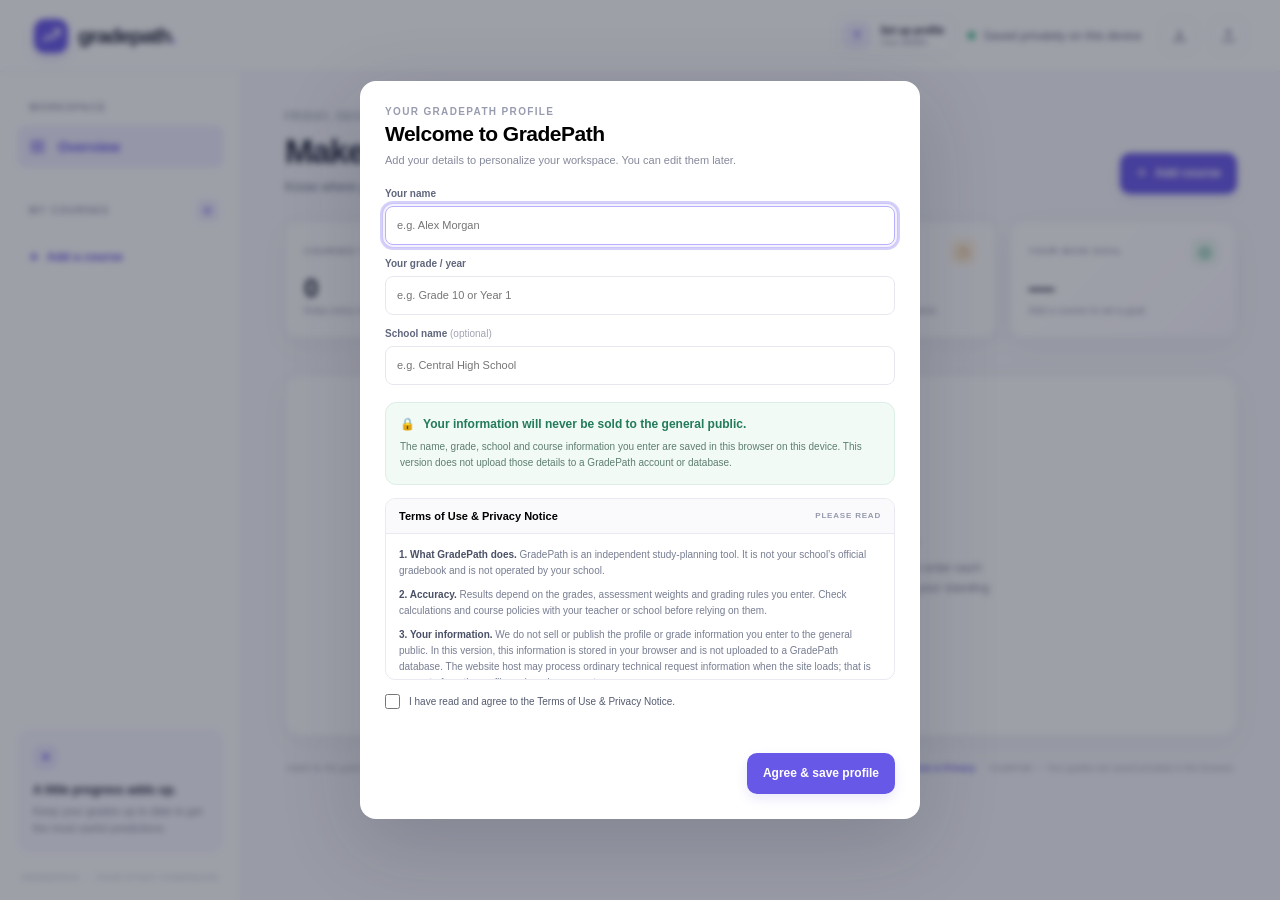
<file: index.html>
<!doctype html>
<html lang="en">
<head>
  <meta charset="utf-8">
  <meta name="viewport" content="width=device-width, initial-scale=1">
  <meta name="theme-color" content="#f6f7fb">
  <meta name="description" content="GradePath helps students track course grades, calculate the scores they need, and plan for their target grade.">
  <title>GradePath — Know what you need</title>
  <link rel="icon" href="favicon.svg" type="image/svg+xml">
  <link rel="stylesheet" href="styles.css">
  <script src="app.js" defer></script>
  <script async src="https://pagead2.googlesyndication.com/pagead/js/adsbygoogle.js?client=ca-pub-8483137242776784"
     crossorigin="anonymous"></script>
</head>
<body>
  <div class="app-shell">
    <header class="topbar">
      <a class="brand" href="#home" aria-label="GradePath home">
        <span class="brand-mark" aria-hidden="true">
          <svg viewBox="0 0 36 36" fill="none"><path d="M7 25.5 14.2 18l5.1 4.5L29 10" stroke="currentColor" stroke-width="3.2" stroke-linecap="round" stroke-linejoin="round"/><path d="M22.5 10H29v6.5" stroke="currentColor" stroke-width="3.2" stroke-linecap="round" stroke-linejoin="round"/></svg>
        </span>
        <span>gradepath<span class="brand-period">.</span></span>
      </a>
      <div class="topbar-right">
        <button class="profile-chip" id="profileBtn" type="button" aria-label="View or edit your profile" title="View or edit your profile">
          <span class="profile-avatar" id="profileAvatar">?</span>
          <span class="profile-chip-copy"><strong id="profileNameText">Set up profile</strong><small id="profileMetaText">Your details</small></span>
        </button>
        <span class="local-save" id="saveStatus" aria-live="polite" title="Your profile and courses are saved privately in this browser. Other visitors using their own browser have separate data."><span class="save-dot"></span><span id="saveStatusText">Auto-saved privately</span></span>
        <button class="icon-button" id="exportBtn" type="button" title="Export your data" aria-label="Export your data">
          <svg viewBox="0 0 24 24" aria-hidden="true"><path d="M12 3v12m0 0 4-4m-4 4-4-4M4 17v3h16v-3"/></svg>
        </button>
        <label class="icon-button" for="importFile" title="Import a backup" aria-label="Import a backup">
          <svg viewBox="0 0 24 24" aria-hidden="true"><path d="M12 16V4m0 0L8 8m4-4 4 4M4 17v3h16v-3"/></svg>
          <input id="importFile" type="file" accept="application/json,.json" hidden>
        </label>
      </div>
    </header>

    <div class="layout">
      <aside class="sidebar" aria-label="Main navigation">
        <div class="sidebar-label">WORKSPACE</div>
        <button class="nav-item active" id="overviewNav" type="button">
          <svg viewBox="0 0 24 24" aria-hidden="true"><rect x="3.5" y="3.5" width="7" height="7" rx="1.5"/><rect x="13.5" y="3.5" width="7" height="7" rx="1.5"/><rect x="3.5" y="13.5" width="7" height="7" rx="1.5"/><rect x="13.5" y="13.5" width="7" height="7" rx="1.5"/></svg>
          Overview
        </button>
        <div class="sidebar-heading-row">
          <span class="sidebar-label">MY COURSES</span>
          <button class="tiny-icon-button" id="sidebarAddBtn" type="button" aria-label="Add course" title="Add course">+</button>
        </div>
        <nav class="course-nav" id="courseList" aria-label="Courses"></nav>
        <button class="add-course-link" id="addCourseLink" type="button"><span>+</span> Add a course</button>
        <div class="sidebar-spacer"></div>
        <div class="sidebar-tip">
          <div class="tip-icon">✦</div>
          <strong>A little progress adds up.</strong>
          <p>Keep your grades up to date to get the most useful predictions.</p>
        </div>
        <div class="sidebar-footer">GRADEPATH <span>·</span> YOUR STUDY COMPANION</div>
      </aside>

      <main class="main-content" id="mainContent">
        <section class="welcome-row">
          <div>
            <div class="eyebrow" id="currentDate">YOUR ACADEMIC OVERVIEW</div>
            <h1>Make your next grade <span class="heading-accent">a plan.</span></h1>
            <p class="welcome-copy">Know where you stand, see what you need, and take the guesswork out of your goals.</p>
          </div>
          <button class="primary-button" id="addCourseMainBtn" type="button"><span class="button-plus">+</span> Add course</button>
        </section>


        <section class="stats-grid" id="statsGrid" aria-label="Grade overview">
          <article class="stat-card">
            <div class="stat-top"><span class="stat-label">COURSES TRACKED</span><span class="stat-icon purple">▤</span></div>
            <div class="stat-value" id="statCourses">1</div>
            <div class="stat-note">Keep every class in one place</div>
          </article>
          <article class="stat-card">
            <div class="stat-top"><span class="stat-label">CURRENT AVERAGE</span><span class="stat-icon blue">↗</span></div>
            <div class="stat-value" id="statAverage">87.3<span class="stat-unit">%</span></div>
            <div class="stat-note">Across courses with graded work</div>
          </article>
          <article class="stat-card">
            <div class="stat-top"><span class="stat-label">ASSESSMENTS LEFT</span><span class="stat-icon amber">◷</span></div>
            <div class="stat-value" id="statRemaining">4</div>
            <div class="stat-note">Upcoming tests, tasks and exams</div>
          </article>
          <article class="stat-card stat-card-highlight">
            <div class="stat-top"><span class="stat-label">YOUR MAIN GOAL</span><span class="stat-icon green">◎</span></div>
            <div class="stat-value" id="statGoal">90<span class="stat-unit">%</span></div>
            <div class="stat-note" id="statGoalNote">One step at a time</div>
          </article>
        </section>

        <section class="course-section" id="courseSection">
          <div class="section-heading">
            <div>
              <div class="eyebrow">YOUR CLASSES</div>
              <h2>Course planner</h2>
            </div>
            <div class="section-actions">
              <button class="secondary-button" id="printBtn" type="button"><svg viewBox="0 0 24 24" aria-hidden="true"><path d="M7 8V3h10v5M7 17H5a2 2 0 0 1-2-2v-4a2 2 0 0 1 2-2h14a2 2 0 0 1 2 2v4a2 2 0 0 1-2 2h-2M7 14h10v7H7z"/></svg> Print summary</button>
              <button class="primary-button small-primary" id="addAssessmentBtn" type="button"><span class="button-plus">+</span> Add assessment</button>
            </div>
          </div>

          <div class="course-layout" id="courseLayout">
            <div class="course-main-column">
              <article class="course-card" id="selectedCourseCard">
                <div class="course-card-header">
                  <div class="course-title-wrap">
                    <span class="course-color-dot" id="selectedCourseDot"></span>
                    <div>
                      <div class="course-title-line"><h3 id="selectedCourseName">Biology 101</h3><span class="course-term" id="selectedCourseTerm">CURRENT COURSE</span></div>
                      <p id="selectedCourseSub">Your progress at a glance</p>
                    </div>
                  </div>
                  <div class="course-menu-wrap">
                    <button class="text-button" id="editCourseBtn" type="button">Edit course</button>
                    <button class="delete-course-button" id="deleteCourseBtn" type="button">Delete course</button>
                  </div>
                </div>
                <div class="course-metrics">
                  <div class="metric-block">
                    <span class="metric-label">CURRENT GRADE</span>
                    <strong class="metric-number" id="currentGrade">87.3<span>%</span></strong>
                    <span class="metric-foot" id="gradedWeightText">Based on 45% of course weight</span>
                  </div>
                  <div class="metric-divider"></div>
                  <div class="metric-block progress-metric">
                    <div class="metric-inline"><span class="metric-label">COURSE GRADED</span><strong id="courseProgressText">45%</strong></div>
                    <div class="progress-track"><div class="progress-fill" id="courseProgressBar" style="width:45%"></div></div>
                    <span class="metric-foot" id="weightPlanText">100% of course weight planned</span>
                  </div>
                  <div class="metric-divider"></div>
                  <div class="metric-block target-metric">
                    <span class="metric-label">YOUR TARGET</span>
                    <strong class="metric-number target-number" id="courseTargetDisplay">90<span>%</span></strong>
                    <span class="metric-foot" id="targetStatusText">You're working toward it</span>
                  </div>
                </div>
              </article>

              <article class="assessment-card">
                <div class="assessment-heading">
                  <div><h3>Assessments</h3><p>Every test, quiz, assignment and project in this course.</p></div>
                  <span class="item-count" id="assessmentCount">7 ITEMS</span>
                </div>
                <div class="table-wrap" id="assessmentTableWrap">
                  <table class="assessment-table">
                    <thead><tr><th>ASSESSMENT</th><th>TYPE</th><th>WEIGHT</th><th>GRADE</th><th>STATUS</th><th><span class="sr-only">Actions</span></th></tr></thead>
                    <tbody id="assessmentRows"></tbody>
                  </table>
                </div>
                <div class="table-footer">
                  <span id="weightFooterText">100% of course weight assigned</span>
                  <button class="subtle-link" id="addAssessmentBottomBtn" type="button">+ Add another assessment</button>
                </div>
              </article>
            </div>

            <aside class="planner-column">
              <article class="planner-card goal-card">
                <div class="planner-card-heading"><div class="planner-icon goal-icon">◎</div><div><h3>Grade goal</h3><p>Choose the final grade you're aiming for.</p></div></div>
                <div class="goal-number-row"><label for="goalInput">My target</label><div class="goal-input-wrap"><input id="goalInput" type="number" min="0" max="100" step="0.5" value="90" aria-label="Target final grade"><span>%</span></div></div>
                <input class="range-input goal-range" id="goalRange" type="range" min="50" max="100" step="1" value="90" aria-label="Target grade slider">
                <div class="range-labels"><span>50%</span><span>100%</span></div>
                <div class="required-box" id="requiredBox">
                  <div class="required-label">AVERAGE NEEDED ON REMAINING WORK</div>
                  <div class="required-number" id="requiredAverage">92.2<span>%</span></div>
                  <p id="requiredMessage">That's the average you'll need across all remaining course work.</p>
                </div>
              </article>

              <article class="planner-card whatif-card">
                <div class="planner-card-heading"><div class="planner-icon whatif-icon">✳</div><div><h3>What if?</h3><p>Try a score and see how your final grade changes.</p></div></div>
                <div class="whatif-control"><div class="range-caption"><label for="whatIfRange">Average on remaining work</label><strong id="whatIfValue">90%</strong></div><input class="range-input" id="whatIfRange" type="range" min="0" max="100" step="1" value="90"></div>
                <div class="projection-row"><span>Projected final grade</span><strong id="projectedGrade">89.0%</strong></div>
                <div class="projection-track"><div id="projectionBar" style="width:89%"></div><span class="projection-goal-marker" id="projectionGoalMarker" style="left:90%"></span></div>
                <p class="projection-note" id="projectionNote">A 90% average on remaining work puts you close to your goal.</p>
              </article>

              <article class="planner-card next-card">
                <div class="planner-card-heading"><div class="planner-icon next-icon">↗</div><div><h3>Plan your next score</h3><p>Find the score you need on one assessment.</p></div></div>
                <label class="field-label" for="nextAssessmentSelect">Choose an upcoming assessment</label>
                <select id="nextAssessmentSelect" class="select-control"><option value="">No upcoming assessments</option></select>
                <div class="whatif-control next-assumption"><div class="range-caption"><label for="otherAverageRange">Expected average on everything else</label><strong id="otherAverageValue">90%</strong></div><input class="range-input" id="otherAverageRange" type="range" min="0" max="100" step="1" value="90"></div>
                <div class="next-result" id="nextResult"><span>Score needed on this assessment</span><strong id="nextNeededScore">—</strong></div>
                <p class="small-note" id="nextResultNote">Choose an upcoming assessment to calculate a target score.</p>
              </article>
            </aside>
          </div>
        </section>

        <section class="empty-state" id="emptyState" hidden>
          <div class="empty-illustration"><div class="empty-paper"><span></span><span></span><span></span><i>✓</i></div></div>
          <h2>Start with your own courses.</h2>
          <p>Your workspace is empty until you add your classes. Add a course, then enter each test, quiz, assignment or project and its weight. GradePath will calculate your standing and the scores you need to reach your goal.</p>
          <button class="primary-button" id="emptyAddCourseBtn" type="button"><span class="button-plus">+</span> Add your first course</button>
        </section>
        <footer class="main-footer"><span>Made for the goals you're working toward.</span><span class="footer-right"> <button class="footer-link" id="openTermsBtn" type="button">Terms of Use &amp; Privacy</button><span>GradePath <b>·</b> Your grades are saved privately in this browser.</span></span></footer>
      </main>
    </div>
  </div>

  <dialog class="modal profile-modal" id="profileDialog" aria-labelledby="profileDialogTitle">
    <form id="profileForm" method="dialog" novalidate>
      <div class="modal-header">
        <div><div class="eyebrow">YOUR GRADEPATH PROFILE</div><h2 id="profileDialogTitle">Welcome to GradePath</h2><p class="modal-intro">Add your details to personalize your workspace. You can edit them later.</p></div>
        <button class="modal-close" id="profileCloseBtn" type="button" data-close="profileDialog" aria-label="Close profile" hidden>×</button>
      </div>
      <label class="field-label" for="profileNameInput">Your name</label>
      <input class="text-input" id="profileNameInput" maxlength="60" autocomplete="name" placeholder="e.g. Alex Morgan" required>
      <label class="field-label" for="profileGradeInput">Your grade / year</label>
      <input class="text-input" id="profileGradeInput" maxlength="40" placeholder="e.g. Grade 10 or Year 1" required>
      <label class="field-label" for="profileSchoolInput">School name <span class="optional-label">(optional)</span></label>
      <input class="text-input" id="profileSchoolInput" maxlength="100" autocomplete="organization" placeholder="e.g. Central High School">

      <div class="privacy-notice">
        <div class="privacy-notice-title"><span aria-hidden="true">🔒</span> Your information will never be sold to the general public.</div>
        <p>The name, grade, school and course information you enter are saved in this browser on this device. This version does not upload those details to a GradePath account or database.</p>
      </div>

      <section class="terms-preview" aria-labelledby="termsPreviewTitle">
        <div class="terms-preview-heading"><h3 id="termsPreviewTitle">Terms of Use &amp; Privacy Notice</h3><span>PLEASE READ</span></div>
        <div class="terms-preview-copy">
          <p><strong>1. What GradePath does.</strong> GradePath is an independent study-planning tool. It is not your school’s official gradebook and is not operated by your school.</p>
          <p><strong>2. Accuracy.</strong> Results depend on the grades, assessment weights and grading rules you enter. Check calculations and course policies with your teacher or school before relying on them.</p>
          <p><strong>3. Your information.</strong> We do not sell or publish the profile or grade information you enter to the general public. In this version, this information is stored in your browser and is not uploaded to a GradePath database. The website host may process ordinary technical request information when the site loads; that is separate from the profile and grades you enter.</p>
          <p><strong>4. Your device.</strong> Anyone with access to the same browser profile or device may be able to see locally saved information. Do not use a shared device for information you want to keep private. Clearing browser data can erase your profile and courses. Use Export to keep a backup.</p>
          <p><strong>5. No account sync.</strong> Your information does not automatically transfer to another browser or device. This version has no sign-in system or cloud account.</p>
        </div>
      </section>
      <label class="terms-agreement" for="termsAgree">
        <input id="termsAgree" type="checkbox" required>
        <span>I have read and agree to the Terms of Use &amp; Privacy Notice.</span>
      </label>
      <p class="form-error" id="profileFormError" role="alert"></p>
      <div class="modal-actions">
        <button class="secondary-button" id="cancelProfileBtn" type="button" data-close="profileDialog" hidden>Cancel</button>
        <button class="primary-button" id="saveProfileBtn" type="submit">Agree &amp; save profile</button>
      </div>
    </form>
  </dialog>

  <dialog class="modal terms-modal" id="termsDialog" aria-labelledby="termsDialogTitle">
    <div class="modal-content">
      <div class="modal-header"><div><div class="eyebrow">GRADEPATH</div><h2 id="termsDialogTitle">Terms of Use &amp; Privacy</h2></div><button class="modal-close" type="button" data-close="termsDialog" aria-label="Close terms">×</button></div>
      <div class="privacy-notice">
        <div class="privacy-notice-title"><span aria-hidden="true">🔒</span> Your information will never be sold to the general public.</div>
        <p>Profile details and grades entered in this version stay in this browser’s local storage and are not uploaded to a GradePath account or database.</p>
      </div>
      <div class="terms-full-copy">
        <h3>1. What GradePath does</h3><p>GradePath is an independent study-planning tool. It is not an official school gradebook and is not operated by your school.</p>
        <h3>2. Accuracy and responsibility</h3><p>Calculations depend on the grades, assessment weights and grading rules you enter. The tool may not account for category weighting, dropped assignments, curves, extra credit or other school-specific rules. Check important results with your teacher or school. You are responsible for the information you enter and for checking the results before relying on them.</p>
        <h3>3. Privacy and information you enter</h3><p>GradePath does not sell or publish the profile or grade information you enter to the general public. In this version, your name, grade, school and course information are stored locally in this browser and are not uploaded to a GradePath account or database. The static website host may process ordinary technical request information when the website loads; this is separate from the profile and grades you enter.</p>
        <h3>4. Shared devices and backups</h3><p>Anyone with access to the same browser profile or device may be able to see locally saved information. Avoid entering information you do not want another user of that device to see. Clearing browser data can erase your profile and courses. Use the Export button to download a backup and keep it somewhere private.</p>
        <h3>5. No account or cross-device sync</h3><p>This version does not provide sign-in, cloud storage or automatic syncing. Your information stays in the browser where you entered it unless you export and import a backup yourself.</p>
      </div>
      <div class="modal-actions"><button class="primary-button" type="button" data-close="termsDialog">Close</button></div>
    </div>
  </dialog>

  <dialog class="modal" id="courseDialog">
    <form id="courseForm" method="dialog">
      <div class="modal-header"><div><div class="eyebrow">COURSE DETAILS</div><h2 id="courseDialogTitle">Add a course</h2></div><button class="modal-close" type="button" data-close="courseDialog" aria-label="Close">×</button></div>
      <label class="field-label" for="courseNameInput">Course name</label>
      <input class="text-input" id="courseNameInput" maxlength="60" placeholder="e.g. Biology 101" required>
      <label class="field-label" for="courseTargetInput">Target final grade</label>
      <div class="input-suffix"><input class="text-input" id="courseTargetInput" type="number" min="0" max="100" step="0.5" value="90" required><span>%</span></div>
      <label class="field-label">Course colour</label>
      <div class="color-options" id="courseColorOptions">
        <label><input type="radio" name="courseColor" value="purple" checked><span class="color-dot purple-dot"></span><span class="sr-only">Purple</span></label>
        <label><input type="radio" name="courseColor" value="blue"><span class="color-dot blue-dot"></span><span class="sr-only">Blue</span></label>
        <label><input type="radio" name="courseColor" value="green"><span class="color-dot green-dot"></span><span class="sr-only">Green</span></label>
        <label><input type="radio" name="courseColor" value="orange"><span class="color-dot orange-dot"></span><span class="sr-only">Orange</span></label>
        <label><input type="radio" name="courseColor" value="pink"><span class="color-dot pink-dot"></span><span class="sr-only">Pink</span></label>
      </div>
      <div class="modal-actions"><button class="secondary-button" type="button" data-close="courseDialog">Cancel</button><button class="primary-button" type="submit">Save course</button></div>
      <p class="form-error" id="courseFormError" role="alert"></p>
    </form>
  </dialog>

  <dialog class="modal" id="assessmentDialog">
    <form id="assessmentForm" method="dialog">
      <div class="modal-header"><div><div class="eyebrow">COURSE WORK</div><h2 id="assessmentDialogTitle">Add an assessment</h2></div><button class="modal-close" type="button" data-close="assessmentDialog" aria-label="Close">×</button></div>
      <label class="field-label" for="assessmentNameInput">Assessment name</label>
      <input class="text-input" id="assessmentNameInput" maxlength="80" placeholder="e.g. Unit 2 test" required>
      <div class="form-grid-two">
        <div><label class="field-label" for="assessmentTypeInput">Type</label><select class="select-control" id="assessmentTypeInput"><option>Test</option><option>Quiz</option><option>Assignment</option><option>Project</option><option>Exam</option><option>Lab</option><option>Other</option></select></div>
        <div><label class="field-label" for="assessmentWeightInput">Weight in course</label><div class="input-suffix"><input class="text-input" id="assessmentWeightInput" type="number" min="0.1" max="100" step="0.1" placeholder="10" required><span>%</span></div></div>
      </div>
      <div class="form-grid-two">
        <div><label class="field-label" for="assessmentScoreInput">Grade <span class="optional-label">(leave blank if upcoming)</span></label><div class="input-suffix"><input class="text-input" id="assessmentScoreInput" type="number" min="0" max="100" step="0.1" placeholder="Not graded"><span>%</span></div></div>
        <div><label class="field-label" for="assessmentDateInput">Due date <span class="optional-label">(optional)</span></label><input class="text-input" id="assessmentDateInput" type="date"></div>
      </div>
      <p class="helper-text" id="assessmentWeightHelp">Weights are percentages of your final course grade. All assessments plus any unassigned weight should add up to 100%.</p>
      <p class="form-error" id="assessmentFormError" role="alert"></p>
      <div class="modal-actions modal-actions-split"><button class="danger-text-button" id="deleteAssessmentBtn" type="button" hidden>Delete assessment</button><div><button class="secondary-button" type="button" data-close="assessmentDialog">Cancel</button><button class="primary-button" type="submit">Save assessment</button></div></div>
    </form>
  </dialog>

  <div class="toast" id="toast" role="status" aria-live="polite"></div>
</body>
</html>
</file>
<file: styles.css>
:root{--ink:#20243a;--muted:#81869b;--muted-dark:#626980;--line:#e9eaf1;--canvas:#f6f7fb;--white:#fff;--purple:#6858e8;--purple-dark:#5747d6;--purple-soft:#f0eeff;--green:#23966c;--green-soft:#eaf7f1;--amber:#d89637;--amber-soft:#fff5e6;--red:#cf5c67;--red-soft:#fff0f1;--blue:#4d83d7;--shadow:0 8px 30px rgba(35,39,72,.045);--radius:17px}
*{box-sizing:border-box}html{scroll-behavior:smooth}body{margin:0;background:var(--canvas);color:var(--ink);font-family:'Segoe UI',Arial,sans-serif;font-size:14px;-webkit-font-smoothing:antialiased}button,input,select{font:inherit}button{cursor:pointer}button:focus-visible,input:focus-visible,select:focus-visible,a:focus-visible{outline:3px solid rgba(104,88,232,.28);outline-offset:2px}.app-shell{min-height:100vh}.topbar{height:72px;display:flex;align-items:center;justify-content:space-between;padding:0 34px;background:rgba(255,255,255,.94);border-bottom:1px solid var(--line);position:sticky;top:0;z-index:20;backdrop-filter:blur(12px)}.brand{display:flex;align-items:center;gap:10px;text-decoration:none;color:var(--ink);font:800 21px 'Segoe UI',Arial,sans-serif;letter-spacing:-1px}.brand-mark{width:34px;height:34px;border-radius:11px;background:var(--purple);color:white;display:grid;place-items:center;box-shadow:0 5px 12px rgba(104,88,232,.2)}.brand-mark svg{width:25px;height:25px}.brand-period{color:var(--purple)}.topbar-right{display:flex;align-items:center;gap:13px}.local-save{font-size:12px;color:var(--muted-dark);display:flex;align-items:center;gap:8px;margin-right:6px}.save-dot{width:7px;height:7px;background:#3bb88a;border-radius:50%;box-shadow:0 0 0 3px #e8f7f0}.local-save[data-status="error"] .save-dot{background:var(--red);box-shadow:0 0 0 3px var(--red-soft)}.icon-button{width:36px;height:36px;display:grid;place-items:center;border:1px solid var(--line);background:#fff;color:#666c82;border-radius:10px;text-decoration:none}.icon-button:hover{background:#f8f7ff;color:var(--purple);border-color:#dcd8ff}.icon-button svg,.secondary-button svg{width:17px;height:17px;fill:none;stroke:currentColor;stroke-width:1.7;stroke-linecap:round;stroke-linejoin:round}.layout{display:flex;max-width:1600px;margin:0 auto;min-height:calc(100vh - 72px)}.sidebar{width:242px;flex:0 0 242px;background:#fff;border-right:1px solid var(--line);padding:30px 17px 18px;display:flex;flex-direction:column;min-height:calc(100vh - 72px)}.sidebar-label,.eyebrow{font-size:10px;font-weight:700;letter-spacing:1.35px;color:#989caf}.sidebar-label{padding:0 12px}.nav-item{width:100%;height:43px;border:0;background:transparent;display:flex;align-items:center;gap:12px;padding:0 12px;border-radius:10px;text-align:left;color:#676d82;font-weight:600;margin-top:12px}.nav-item svg{width:17px;height:17px;fill:none;stroke:currentColor;stroke-width:1.7}.nav-item.active{background:var(--purple-soft);color:var(--purple)}.sidebar-heading-row{display:flex;align-items:center;justify-content:space-between;margin:31px 5px 9px 0}.tiny-icon-button{border:0;background:#f1efff;color:var(--purple);width:23px;height:23px;border-radius:7px;font-size:19px;line-height:1}.course-nav{display:flex;flex-direction:column;gap:4px}.course-nav-item{border:0;background:transparent;width:100%;height:40px;border-radius:9px;display:flex;align-items:center;gap:10px;padding:0 12px;color:#676d82;text-align:left;font-size:13px;font-weight:500}.course-nav-item:hover{background:#f8f8fc}.course-nav-item.active{background:#f3f2ff;color:var(--purple);font-weight:700}.course-nav-dot,.course-color-dot{width:9px;height:9px;border-radius:50%;flex:0 0 auto}.course-nav-name{white-space:nowrap;overflow:hidden;text-overflow:ellipsis;flex:1}.course-nav-grade{font-size:11px;color:var(--muted)}.add-course-link{margin:8px 0 0 8px;border:0;background:none;color:var(--purple);font-size:12px;font-weight:700;text-align:left;padding:8px 4px}.add-course-link span{font-size:17px;vertical-align:-1px;margin-right:5px}.sidebar-spacer{flex:1;min-height:35px}.sidebar-tip{background:#f8f7ff;border:1px solid #efedff;border-radius:13px;padding:15px 14px;margin:16px 1px 20px}.tip-icon{height:25px;width:25px;display:grid;place-items:center;color:var(--purple);background:#eae7ff;border-radius:8px;margin-bottom:11px}.sidebar-tip strong{font-size:12px}.sidebar-tip p{font-size:11px;line-height:1.55;color:#85899d;margin:6px 0 0}.sidebar-footer{font-size:8px;letter-spacing:1px;color:#a6a9b8;padding:0 5px}.sidebar-footer span{color:var(--purple);padding:0 3px}.main-content{min-width:0;flex:1;padding:39px 43px 24px;max-width:1358px;margin:0 auto}.welcome-row{display:flex;align-items:flex-end;justify-content:space-between;gap:20px;margin-bottom:27px}.welcome-row h1{font:800 clamp(25px,2.8vw,34px)/1.2 'Segoe UI',Arial,sans-serif;letter-spacing:-1.2px;margin:9px 0 7px}.heading-accent{color:var(--purple)}.welcome-copy{color:var(--muted-dark);margin:0;font-size:13px}.primary-button,.secondary-button{border:0;border-radius:10px;min-height:41px;padding:0 16px;display:inline-flex;align-items:center;justify-content:center;gap:8px;font-weight:700;font-size:12px;white-space:nowrap;transition:.16s ease}.primary-button{background:var(--purple);color:#fff;box-shadow:0 5px 12px rgba(104,88,232,.13)}.primary-button:hover{background:var(--purple-dark);transform:translateY(-1px)}.button-plus{font-size:18px;font-weight:400;line-height:10px}.secondary-button{color:#626980;background:#fff;border:1px solid var(--line)}.secondary-button:hover{border-color:#ccc7ff;color:var(--purple);background:#fcfbff}.secondary-button svg{width:15px}.stats-grid{display:grid;grid-template-columns:repeat(4,minmax(0,1fr));gap:14px;margin-bottom:37px}.stat-card{background:#fff;border:1px solid var(--line);border-radius:14px;padding:16px 18px 15px;min-height:117px;box-shadow:var(--shadow)}.stat-card-highlight{background:linear-gradient(135deg,#fff 35%,#f9f8ff)}.stat-top{display:flex;align-items:center;justify-content:space-between}.stat-label,.metric-label{font-size:9px;letter-spacing:1px;color:#9297aa;font-weight:700}.stat-icon{width:27px;height:27px;display:grid;place-items:center;border-radius:8px;font-size:16px}.stat-icon.purple{color:var(--purple);background:#f0eeff}.stat-icon.blue{color:#4d83d7;background:#edf4ff}.stat-icon.amber{color:#d89637;background:#fff5e6}.stat-icon.green{color:#23966c;background:#eaf7f1}.stat-value{font:800 26px 'Segoe UI',Arial,sans-serif;letter-spacing:-.8px;margin-top:8px}.stat-unit{font-size:16px;margin-left:2px}.stat-note{font-size:10px;color:#969aac;margin-top:1px}.section-heading{display:flex;align-items:flex-end;justify-content:space-between;gap:15px;margin-bottom:16px}.section-heading h2{font:800 21px 'Segoe UI',Arial,sans-serif;letter-spacing:-.6px;margin:5px 0 0}.section-actions{display:flex;gap:8px;align-items:center}.small-primary{min-height:37px;padding:0 13px}.course-layout{display:grid;grid-template-columns:minmax(0,1.65fr) minmax(280px,.9fr);gap:17px;align-items:start}.course-main-column,.planner-column{display:flex;flex-direction:column;gap:16px;min-width:0}.course-card,.assessment-card,.planner-card{background:#fff;border:1px solid var(--line);border-radius:15px;box-shadow:var(--shadow)}.course-card{padding:19px 20px 18px}.course-card-header{display:flex;align-items:flex-start;justify-content:space-between;gap:12px}.course-title-wrap{display:flex;align-items:flex-start;gap:11px}.course-color-dot{width:10px;height:10px;margin-top:6px}.course-title-line{display:flex;align-items:center;gap:10px;flex-wrap:wrap}.course-title-line h3{font:800 16px 'Segoe UI',Arial,sans-serif;letter-spacing:-.3px;margin:0}.course-term{font-size:8px;letter-spacing:.9px;font-weight:700;color:#8b8da4;background:#f3f3f8;border-radius:5px;padding:4px 6px}.course-title-wrap p{font-size:11px;color:#9397a8;margin:5px 0 0}.course-menu-wrap{display:flex;align-items:center;gap:12px}.text-button,.subtle-link{border:0;background:none;color:var(--purple);font-size:11px;font-weight:700;padding:5px 0}.more-button{width:27px;height:27px;border:1px solid var(--line);border-radius:8px;background:#fff;color:#777d92;font-size:17px;line-height:10px;letter-spacing:1px}.course-metrics{display:grid;grid-template-columns:1fr 1.28fr 1fr;gap:17px;margin-top:24px;padding-top:18px;border-top:1px solid #f0f0f5}.metric-block{min-width:0;display:flex;flex-direction:column;gap:5px}.metric-number{font:800 27px 'Segoe UI',Arial,sans-serif;letter-spacing:-.8px;margin-top:3px}.metric-number span{font-size:16px;margin-left:2px}.metric-foot{font-size:9px;color:#969aac;white-space:nowrap}.metric-divider{width:1px;background:#eeeef4;display:none}.metric-inline{display:flex;align-items:center;justify-content:space-between;gap:6px}.metric-inline strong{font:700 12px 'Segoe UI',Arial,sans-serif}.progress-track{height:7px;background:#f0eff7;border-radius:10px;overflow:hidden;margin:7px 0 4px}.progress-fill{height:100%;background:linear-gradient(90deg,#8478ef,#5d4ddd);border-radius:10px;transition:width .2s}.target-number{color:var(--purple)}.assessment-card{overflow:hidden}.assessment-heading{padding:18px 19px 13px;display:flex;align-items:center;justify-content:space-between}.assessment-heading h3,.planner-card h3{font:800 14px 'Segoe UI',Arial,sans-serif;margin:0;letter-spacing:-.2px}.assessment-heading p,.planner-card-heading p{font-size:10px;color:#969aac;margin:4px 0 0}.item-count{font-size:8px;letter-spacing:.8px;color:#8f93a6;background:#f5f5f9;border-radius:5px;padding:5px 7px;font-weight:700}.table-wrap{overflow-x:auto}.assessment-table{width:100%;border-collapse:collapse;text-align:left;white-space:nowrap}.assessment-table thead{background:#fafafd}.assessment-table th{font-size:8px;letter-spacing:.8px;color:#969aac;font-weight:700;padding:10px 12px}.assessment-table th:first-child,.assessment-table td:first-child{padding-left:19px}.assessment-table td{border-top:1px solid #f0f0f4;padding:12px 12px;font-size:10px;color:#697087}.assessment-name{font-weight:700!important;color:#353a50!important;font-size:11px!important}.assessment-type{background:#f4f4f8;border-radius:5px;padding:4px 6px;color:#7c8194;font-size:9px}.weight-cell{font-weight:600;color:#535970!important}.grade-cell{font-weight:700;color:#34394f!important}.grade-muted{color:#a2a6b5!important;font-weight:500!important}.status-pill{display:inline-flex;align-items:center;gap:5px;font-size:9px;font-weight:700;padding:4px 7px;border-radius:20px}.status-pill:before{content:'';width:5px;height:5px;border-radius:50%;background:currentColor}.status-pill.done{background:var(--green-soft);color:#27956e}.status-pill.upcoming{background:var(--amber-soft);color:#bd8730}.row-edit{border:0;background:transparent;color:#a2a5b3;font-size:16px;padding:3px 6px;border-radius:6px}.row-edit:hover{background:#f2f0ff;color:var(--purple)}.table-empty{text-align:center!important;padding:27px!important;color:#999!important}.table-footer{display:flex;align-items:center;justify-content:space-between;border-top:1px solid #f0f0f4;padding:11px 19px;color:#969aac;font-size:9px}.planner-card{padding:17px 17px 16px}.planner-card-heading{display:flex;gap:10px;align-items:flex-start;margin-bottom:17px}.planner-icon{width:31px;height:31px;display:grid;place-items:center;border-radius:9px;font-size:18px;flex:0 0 auto}.goal-icon{background:#f0eeff;color:var(--purple)}.whatif-icon{background:#edf4ff;color:#4d83d7}.next-icon{background:#eaf7f1;color:#23966c}.goal-number-row,.range-caption,.projection-row{display:flex;align-items:center;justify-content:space-between;gap:10px}.goal-number-row label,.range-caption label{font-size:10px;color:#72788c;font-weight:600}.goal-input-wrap{display:flex;align-items:center;gap:5px}.goal-input-wrap input{width:53px;border:0;background:transparent;color:var(--purple);font:800 17px 'Segoe UI',Arial,sans-serif;text-align:right;padding:0}.goal-input-wrap span{font-weight:700;color:var(--purple);font-size:13px}.range-input{appearance:none;width:100%;height:5px;border-radius:20px;background:linear-gradient(90deg,var(--purple) 0%,var(--purple) 50%,#eeeef4 50%,#eeeef4 100%);outline:none;display:block;margin:13px 0 6px}.range-input::-webkit-slider-thumb{appearance:none;width:14px;height:14px;border-radius:50%;background:#fff;border:3px solid var(--purple);box-shadow:0 1px 4px #7772;cursor:pointer}.range-input::-moz-range-thumb{width:10px;height:10px;border-radius:50%;background:#fff;border:3px solid var(--purple);box-shadow:0 1px 4px #7772;cursor:pointer}.range-labels{display:flex;justify-content:space-between;color:#a2a5b3;font-size:9px}.required-box{margin-top:17px;border-radius:11px;background:#f8f7ff;border:1px solid #efedff;padding:12px 13px}.required-label{color:#8982bc;font-size:8px;letter-spacing:.8px;font-weight:700}.required-number{font:800 28px 'Segoe UI',Arial,sans-serif;color:var(--purple);letter-spacing:-1px;margin:4px 0}.required-number span{font-size:16px;margin-left:2px}.required-number.danger{color:var(--red)}.required-number.warning{color:#c48a31}.required-box p{font-size:9px;color:#8c8ca3;line-height:1.45;margin:0}.whatif-control{margin-bottom:13px}.range-caption strong{font:700 12px 'Segoe UI',Arial,sans-serif;color:#4f76bd}.projection-row{font-size:10px;color:#73798c;padding-top:12px;border-top:1px solid #f0f0f5}.projection-row strong{font:800 17px 'Segoe UI',Arial,sans-serif;color:#32384e}.projection-track{height:7px;border-radius:10px;background:#f0f0f5;margin:10px 0 9px;position:relative;overflow:visible}.projection-track>div{height:100%;background:linear-gradient(90deg,#8caff0,#4d83d7);border-radius:10px;transition:width .2s}.projection-goal-marker{position:absolute;width:2px;height:13px;top:-3px;background:#34394e;border-radius:3px}.projection-note{font-size:9px;color:#969aac;line-height:1.45;margin:0}.field-label{display:block;font-size:10px;font-weight:700;color:#60667c;margin:13px 0 7px}.select-control,.text-input{width:100%;height:39px;border:1px solid #e7e8ef;border-radius:8px;background:#fff;color:#42485d;padding:0 11px;font-size:11px;outline:none}.select-control:focus,.text-input:focus{border-color:#b8b0ff;box-shadow:0 0 0 3px rgba(104,88,232,.08)}.next-assumption{margin-top:13px}.next-assumption .range-input{background:linear-gradient(90deg,#23966c 0%,#23966c 50%,#eeeef4 50%,#eeeef4 100%)}.next-assumption .range-input::-webkit-slider-thumb{border-color:#23966c}.next-assumption .range-input::-moz-range-thumb{border-color:#23966c}.next-assumption .range-caption strong{color:#23966c}.next-result{margin-top:14px;background:#f0f9f5;border:1px solid #e3f3eb;border-radius:9px;padding:10px 11px;display:flex;align-items:center;justify-content:space-between;gap:8px}.next-result span{font-size:9px;color:#608d79}.next-result strong{font:800 19px 'Segoe UI',Arial,sans-serif;color:#238c67}.next-result strong.impossible{color:var(--red)}.small-note{font-size:9px;line-height:1.45;color:#999daf;margin:8px 1px 0}.main-footer{display:flex;justify-content:space-between;gap:12px;color:#a3a6b4;font-size:9px;padding:27px 2px 0}.main-footer b{color:var(--purple);padding:0 3px}.empty-state{text-align:center;background:#fff;border:1px solid var(--line);border-radius:16px;padding:55px 25px;box-shadow:var(--shadow)}.empty-state h2{font:800 23px 'Segoe UI',Arial,sans-serif;margin:17px 0 8px}.empty-state p{max-width:460px;margin:0 auto 20px;color:#85899b;font-size:12px;line-height:1.7}.empty-illustration{width:75px;height:75px;margin:0 auto;display:grid;place-items:center;border-radius:23px;background:#f1efff}.empty-paper{width:37px;height:45px;background:white;border:1px solid #d9d4ff;border-radius:6px;position:relative;box-shadow:0 4px 10px #5544aa12;padding:11px 7px}.empty-paper span{display:block;height:3px;background:#e7e4ff;border-radius:2px;margin-bottom:5px}.empty-paper i{font-style:normal;position:absolute;right:-8px;bottom:-7px;width:21px;height:21px;border-radius:50%;display:grid;place-items:center;background:var(--purple);color:#fff;font-size:12px;border:2px solid #fff}.sr-only{position:absolute;width:1px;height:1px;padding:0;margin:-1px;overflow:hidden;clip:rect(0,0,0,0);white-space:nowrap;border:0}.modal{border:0;border-radius:16px;padding:0;width:min(490px,calc(100% - 28px));max-height:90vh;overflow-y:auto;box-shadow:0 24px 80px #20243a30}.modal::backdrop{background:rgba(26,29,48,.42);backdrop-filter:blur(3px)}.modal form{padding:24px}.modal-header{display:flex;align-items:flex-start;justify-content:space-between;margin-bottom:19px}.modal-header h2{font:800 21px 'Segoe UI',Arial,sans-serif;letter-spacing:-.5px;margin:5px 0 0}.modal-close{width:29px;height:29px;border:0;border-radius:8px;background:#f4f4f8;color:#777d90;font-size:21px;line-height:1}.input-suffix{position:relative}.input-suffix .text-input{padding-right:35px}.input-suffix>span{position:absolute;right:12px;top:12px;color:#9297a8;font-size:11px}.color-options{display:flex;gap:11px;margin-top:9px}.color-options label{position:relative;cursor:pointer}.color-options input{position:absolute;opacity:0}.color-dot{width:23px;height:23px;display:block;border-radius:50%;border:3px solid #fff;box-shadow:0 0 0 1px #dfe0e8}.color-options input:checked+.color-dot{box-shadow:0 0 0 2px var(--purple)}.purple-dot,.course-nav-dot.purple,.course-color-dot.purple{background:#8172e9}.blue-dot,.course-nav-dot.blue,.course-color-dot.blue{background:#5991dc}.green-dot,.course-nav-dot.green,.course-color-dot.green{background:#43ad84}.orange-dot,.course-nav-dot.orange,.course-color-dot.orange{background:#e2a34e}.pink-dot,.course-nav-dot.pink,.course-color-dot.pink{background:#dc7fa6}.modal-actions{display:flex;justify-content:flex-end;gap:8px;margin-top:23px}.modal-actions-split{justify-content:space-between;align-items:center}.modal-actions-split>div{display:flex;gap:8px}.danger-text-button{border:0;background:none;color:#cc5964;font-size:11px;font-weight:700;padding:8px 0}.form-grid-two{display:grid;grid-template-columns:1fr 1fr;gap:13px}.optional-label{font-weight:400;color:#a0a4b2}.helper-text{font-size:9px;color:#969aac;line-height:1.5;margin:11px 0 0}.form-error{font-size:10px;color:#c84f5d;min-height:13px;margin:8px 0 0}.toast{position:fixed;bottom:22px;left:50%;transform:translate(-50%,15px);opacity:0;pointer-events:none;background:#292d43;color:#fff;border-radius:9px;padding:11px 16px;font-size:11px;box-shadow:0 8px 28px #20243a25;transition:.2s;z-index:50}.toast.show{opacity:1;transform:translate(-50%,0)}
@media(max-width:1180px){.main-content{padding:32px 25px 22px}.course-layout{grid-template-columns:minmax(0,1.35fr) minmax(270px,.9fr)}.sidebar{width:215px;flex-basis:215px}.stats-grid{gap:10px}.stat-card{padding:14px}.course-metrics{gap:12px}}
@media(max-width:960px){.sidebar{width:190px;flex-basis:190px;padding-left:12px;padding-right:12px}.course-layout{grid-template-columns:1fr}.planner-column{display:grid;grid-template-columns:repeat(2,minmax(0,1fr));align-items:start}.next-card{grid-column:span 2}.stats-grid{grid-template-columns:repeat(2,minmax(0,1fr))}.course-metrics{grid-template-columns:1fr 1.25fr 1fr}}
@media(max-width:680px){.topbar{height:62px;padding:0 16px}.brand{font-size:19px}.local-save{font-size:0;gap:0}.save-dot{margin-right:3px}.layout{display:block;min-height:calc(100vh - 62px)}.sidebar{width:auto;min-height:0;border-right:0;border-bottom:1px solid var(--line);padding:10px 15px;display:block;white-space:nowrap;overflow-x:auto}.sidebar>.sidebar-label,.sidebar-heading-row,.sidebar-spacer,.sidebar-tip,.sidebar-footer,.nav-item,.add-course-link{display:none}.course-nav{display:flex;flex-direction:row;gap:6px}.course-nav-item{width:auto;max-width:170px;flex:0 0 auto;height:35px;padding:0 10px;background:#f7f7fb}.course-nav-item.active{background:var(--purple-soft)}.main-content{padding:26px 15px 20px}.welcome-row{align-items:flex-start}.welcome-row h1{font-size:27px}.welcome-copy{max-width:390px;line-height:1.5;font-size:11px}.welcome-row>.primary-button{margin-top:14px;padding:0 10px;min-height:36px;font-size:10px}.stats-grid{gap:8px;margin-bottom:29px}.stat-card{min-height:106px;padding:12px}.stat-value{font-size:23px}.stat-note{font-size:9px}.section-heading{align-items:flex-start;flex-wrap:wrap}.section-heading h2{font-size:19px}.section-actions{width:100%;justify-content:flex-end}.course-card{padding:16px 14px}.course-title-line h3{font-size:14px}.course-term{display:none}.course-menu-wrap{gap:8px}.text-button{font-size:10px}.course-metrics{gap:9px;margin-top:18px;padding-top:15px}.metric-number{font-size:22px}.metric-number span{font-size:13px}.metric-label{font-size:8px}.metric-foot{font-size:8px;white-space:normal}.metric-inline strong{font-size:10px}.progress-track{margin-top:8px}.assessment-heading{padding:16px 14px 12px}.assessment-table th{padding:9px 10px}.assessment-table th:first-child,.assessment-table td:first-child{padding-left:14px}.assessment-table td{padding:11px 10px}.table-footer{padding:10px 14px}.planner-column{grid-template-columns:1fr}.next-card{grid-column:auto}.main-footer{font-size:8px;line-height:1.5}.empty-state{padding:42px 18px}}
@media(max-width:420px){.stats-grid{grid-template-columns:1fr 1fr}.stat-label{font-size:8px;letter-spacing:.6px}.section-actions .secondary-button{font-size:10px;padding:0 9px}.section-actions .small-primary{font-size:10px;padding:0 9px}.course-metrics{grid-template-columns:1fr 1fr}.progress-metric{grid-column:span 2;grid-row:2}.target-metric{grid-column:2;grid-row:1}.main-footer{flex-direction:column;gap:3px}.form-grid-two{gap:9px}.modal form{padding:19px}}
@media print{body{background:#fff}.topbar,.sidebar,.welcome-row>.primary-button,.section-actions,.course-menu-wrap,.planner-column,.main-footer,.row-edit,.table-footer button{display:none!important}.layout{display:block}.main-content{padding:0;max-width:none}.topbar{display:none}.stats-grid{grid-template-columns:repeat(4,1fr)}.course-layout{display:block}.course-card,.assessment-card{box-shadow:none;break-inside:avoid}.assessment-table td,.assessment-table th{font-size:9px}.course-section{display:block}}


/* Profile, privacy notice, terms popup, and explicit course deletion */
.profile-chip{display:flex;align-items:center;gap:9px;border:1px solid var(--line);background:#fff;border-radius:11px;padding:5px 10px 5px 6px;color:var(--ink);text-align:left;min-width:0}
.profile-chip:hover{border-color:#d7d2ff;background:#fcfbff}
.profile-avatar{width:29px;height:29px;display:grid;place-items:center;border-radius:9px;background:var(--purple-soft);color:var(--purple);font:800 13px 'Segoe UI',Arial,sans-serif;flex:0 0 auto}
.profile-chip-copy{display:flex;flex-direction:column;gap:1px;min-width:0}
.profile-chip-copy strong{font-size:10px;max-width:130px;white-space:nowrap;overflow:hidden;text-overflow:ellipsis}
.profile-chip-copy small{font-size:9px;color:var(--muted);max-width:160px;white-space:nowrap;overflow:hidden;text-overflow:ellipsis}
.delete-course-button{border:1px solid #f1dfe2;background:#fff8f8;color:#bd5360;border-radius:8px;padding:7px 10px;font-size:10px;font-weight:700;white-space:nowrap}
.delete-course-button:hover{background:#fff0f1;border-color:#e9c8cd}
.modal-intro{font-size:11px;color:#85899b;line-height:1.5;margin:6px 0 0;max-width:360px}
.profile-modal{width:min(560px,calc(100% - 28px))}
.profile-modal form{padding:25px}
.privacy-notice{margin:17px 0 13px;padding:13px 14px;border:1px solid #dcefe6;background:#f1faf5;border-radius:11px}
.privacy-notice-title{font-size:12px;font-weight:800;color:#237b5b;line-height:1.45}
.privacy-notice-title span{margin-right:5px}
.privacy-notice p{font-size:10px;line-height:1.6;color:#5e7e70;margin:6px 0 0}
.terms-preview{border:1px solid var(--line);border-radius:10px;overflow:hidden}
.terms-preview-heading{display:flex;align-items:center;justify-content:space-between;gap:10px;padding:11px 13px;background:#fafafd;border-bottom:1px solid var(--line)}
.terms-preview-heading h3{font:800 11px 'Segoe UI',Arial,sans-serif;margin:0}
.terms-preview-heading span{font-size:8px;letter-spacing:.8px;font-weight:800;color:#969aac}
.terms-preview-copy{max-height:145px;overflow:auto;padding:5px 13px 10px}
.terms-preview-copy p,.terms-full-copy p{font-size:10px;line-height:1.6;color:#777d91;margin:8px 0}
.terms-preview-copy strong{color:#4a5066}
.terms-agreement{display:flex;align-items:flex-start;gap:9px;margin-top:14px;font-size:10px;line-height:1.5;color:#555b70;cursor:pointer}
.terms-agreement input{width:15px;height:15px;margin:0;accent-color:var(--purple);flex:0 0 auto}
.terms-modal{width:min(560px,calc(100% - 28px))}
.modal-content{padding:24px}
.terms-full-copy{max-height:48vh;overflow:auto;padding-right:5px}
.terms-full-copy h3{font:800 11px 'Segoe UI',Arial,sans-serif;color:#454b60;margin:15px 0 4px}
.terms-full-copy p{margin:4px 0 10px}
.footer-right{display:flex;align-items:center;gap:14px}
.footer-link{border:0;background:transparent;color:var(--purple);font-size:9px;font-weight:700;padding:0}
.footer-link:hover{text-decoration:underline}
@media(max-width:680px){.topbar-right{gap:7px}.profile-chip{padding:4px 6px 4px 4px}.profile-avatar{width:28px;height:28px}.profile-chip-copy{display:none}.local-save{display:none}.footer-right{align-items:flex-start;flex-direction:column;gap:5px}.delete-course-button{padding:6px 8px;font-size:9px}.profile-modal form{padding:19px}}
@media print{.profile-chip,.delete-course-button,.footer-link{display:none!important}}

/* Ensure hidden controls stay hidden even when component classes define display. */
[hidden]{display:none!important}
</file>
